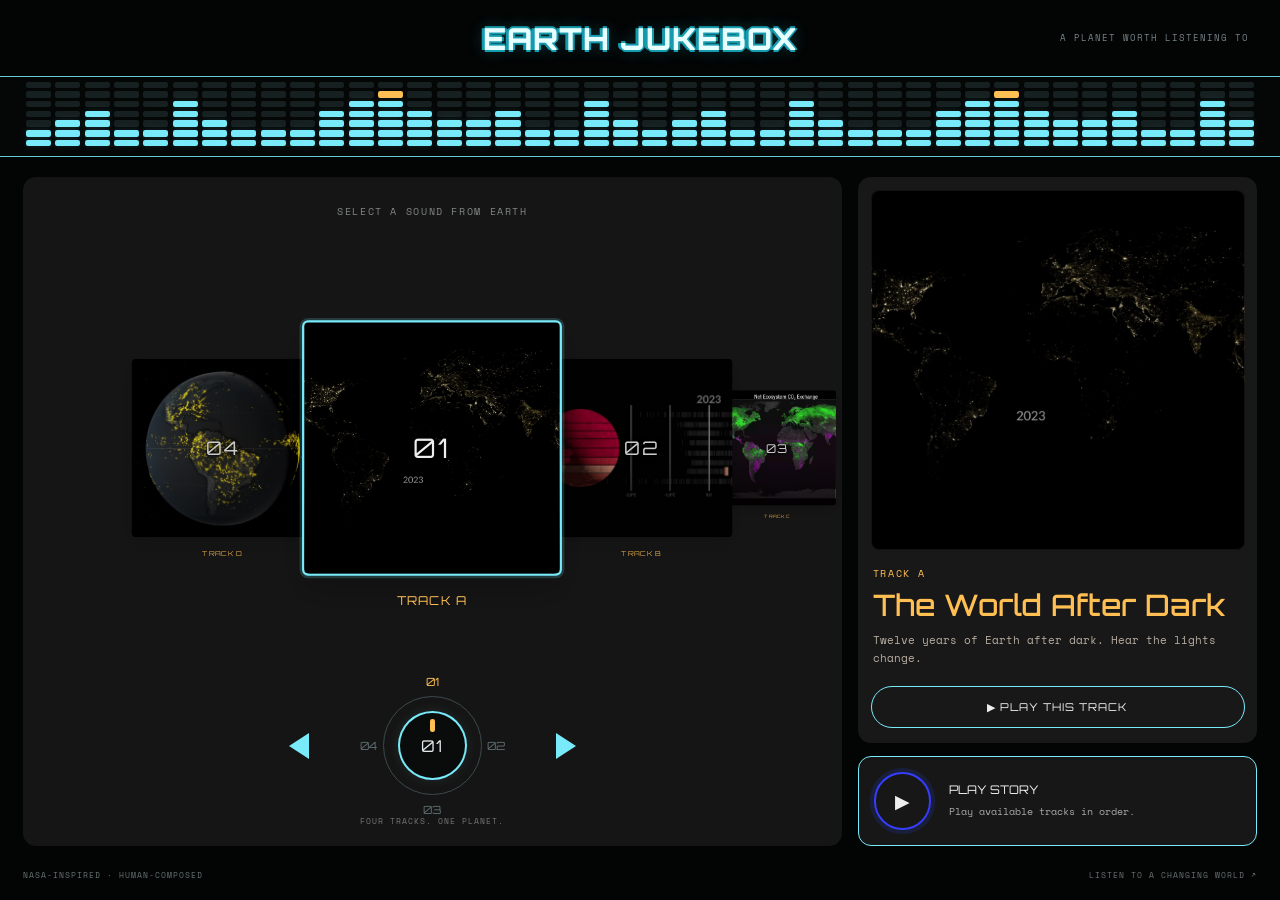
<file: index.html>
<!doctype html>
<html lang="en">
<head>
<meta charset="utf-8">
<title>Earth Jukebox</title>
<!-- Opening localhost:8000 goes straight to the jukebox -->
<meta http-equiv="refresh" content="0; url=homepageUI/">
<script>location.replace('homepageUI/' + location.hash);</script>
</head>
<body style="background:#030404">
<a href="homepageUI/" style="color:#78eafa">Open Earth Jukebox</a>
</body>
</html>
</file>
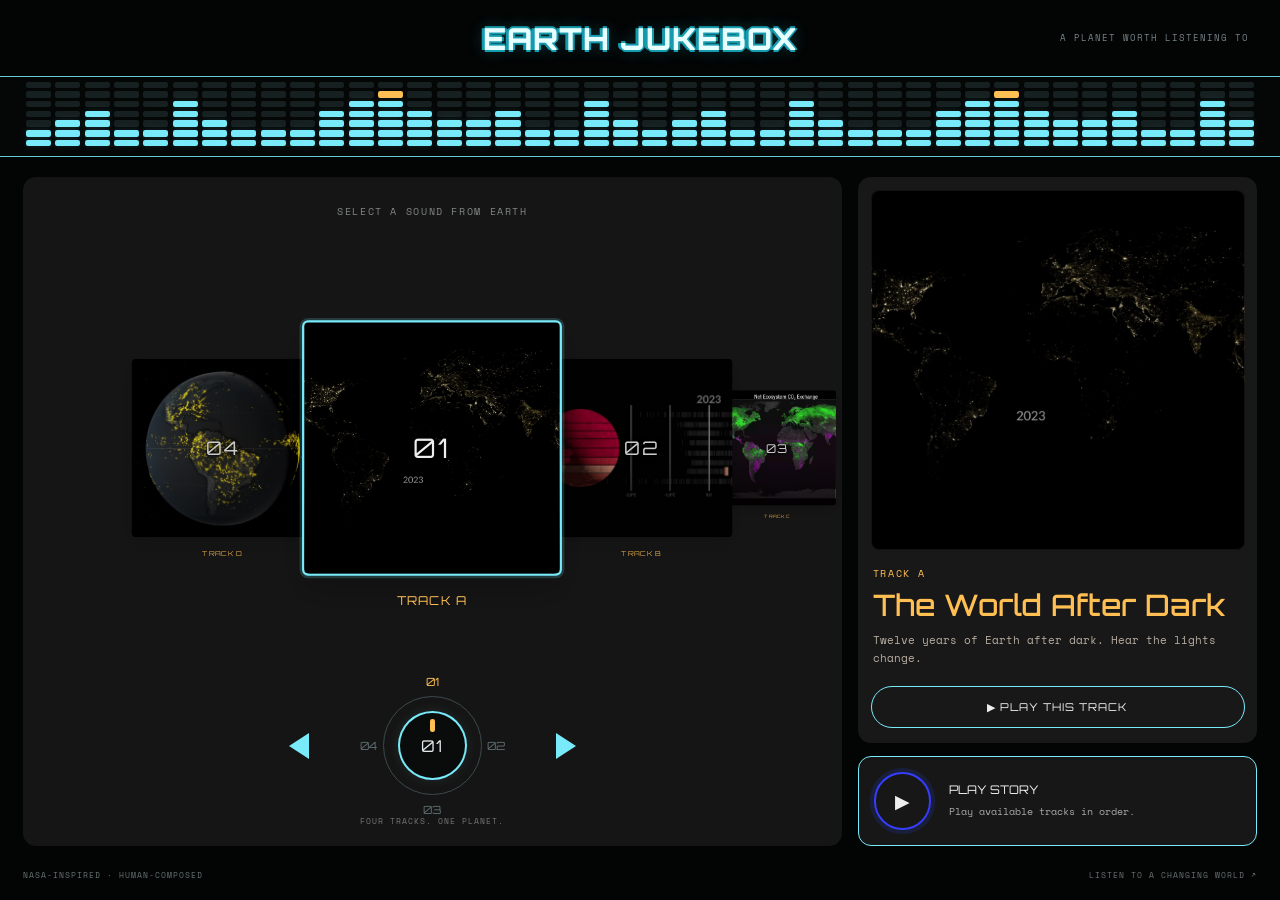
<file: homepageUI/index.html>
<!doctype html>
<html lang="en"><head><meta charset="utf-8"><meta name="viewport" content="width=device-width, initial-scale=1"><title>Earth Jukebox</title><link rel="stylesheet" href="styles.css"></head>
<body><main class="jukebox">
<header><a class="brand" href="#home">EARTH JUKEBOX</a><span class="header-note">A PLANET WORTH LISTENING TO</span></header>
<div class="equalizer" aria-hidden="true"></div>
<section id="home-view">
<div class="home-grid"><div class="carousel-panel"><span class="eyebrow">SELECT A SOUND FROM EARTH</span><div id="carousel" class="carousel"></div><div class="carousel-bottom"><button id="home-prev" class="arrow" aria-label="Previous track">‹</button><div class="dial-wrap"><div class="dial" id="dial"><span class="knob" id="knob"><span id="selected-count"></span></span></div><p class="tiny">FOUR TRACKS. ONE PLANET.</p></div><button id="home-next" class="arrow" aria-label="Next track">›</button></div></div>
<aside class="home-aside"><div class="selection-panel"><div id="cover" class="cover"></div><div class="selection-copy"><div class="eyebrow" id="selected-type"></div><h1 id="selected-title"></h1><p id="selected-description"></p></div><button id="home-play" class="outline-button">▶ &nbsp; PLAY THIS TRACK</button></div><button id="story-play" class="story-button"><span class="round-play">▶</span><span>PLAY STORY<small>Play available tracks in order.</small></span></button></aside></div>
<footer><span>NASA-INSPIRED · HUMAN-COMPOSED</span><span>LISTEN TO A CHANGING WORLD ↗</span></footer>
</section>
<section id="track-view" hidden><div class="track-heading"><a href="#home">‹ Home</a><h1 id="track-title"></h1><span id="track-number"></span></div><div class="track-grid"><nav id="track-nav" aria-label="Tracks"></nav><div class="visual-column"><div class="visual-stage"><img id="night-image" src="assets/nightlights/2012.jpg" alt="NASA rendered global night lights in 2012"><video id="track-video" muted playsinline preload="auto" hidden></video><canvas id="visual" aria-hidden="true"></canvas><div class="visual-top"><span id="visual-tag"></span><span class="signal"><i></i> EARTH SIGNAL</span></div><div class="visual-bottom"><span id="visual-caption"></span><span>01 — 04 / EARTH ARCHIVE</span></div></div><div class="caption-bar" id="caption-bar" hidden><span class="caption-tag" id="caption-tag" hidden>NARRATOR</span><p id="caption" aria-live="polite"></p></div><div class="player"><div class="transport"><button id="previous" aria-label="Previous track">⏮</button><button id="toggle" class="main-play" aria-label="Play">▶</button><button id="next" aria-label="Next track">⏭</button><span id="time">0:00 / 0:00</span><label class="volume">VOL <input id="volume" aria-label="Volume" type="range" min="0" max="1" step="0.01" value="0.8"></label></div><input id="seek" class="seek" aria-label="Playback position" type="range" min="0" max="100" value="0" step="0.1"><div class="player-footer"><span id="player-status" role="status"></span><span>IMAGE → NUMBER → NOTE</span></div></div><div class="story-strip" id="story-strip" hidden><span class="caption-tag">STORY MODE</span><span id="story-step"></span><div class="story-progress"><i id="story-fill"></i></div><span id="story-time">0:00</span><span class="story-hint">Press Home to leave the story</span></div></div><aside class="notes-column"><article><div class="note-head"><h2>WHAT YOU ARE HEARING</h2><button class="narrate" data-part="hearing" aria-label="Listen to the narrator explain what you are hearing">▶ LISTEN</button></div><p id="hearing"></p><div class="legend"><span><i></i> LOW</span><div></div><span>HIGH</span></div><small id="mapping"></small></article><article><div class="note-head"><h2>DESCRIBE THIS VISUAL</h2><button class="narrate" data-part="visual" aria-label="Listen to the narrator describe the visual">▶ LISTEN</button></div><p id="description"></p><a id="source" target="_blank" rel="noopener">VIEW NASA SOURCE ↗</a></article><div class="archive-note">EARTH JUKEBOX <span>VOL. 01</span></div></aside></div><footer><span>TURN OBSERVATIONS INTO SOMETHING YOU CAN FEEL.</span><span id="availability"></span></footer></section>
<audio id="audio" preload="metadata"></audio><audio id="narrator" preload="none"></audio><audio id="story-voice" preload="none"></audio><div id="notice" class="notice" role="status" hidden></div>
</main><script src="tracks.js"></script><script src="app.js"></script></body></html>
</file>
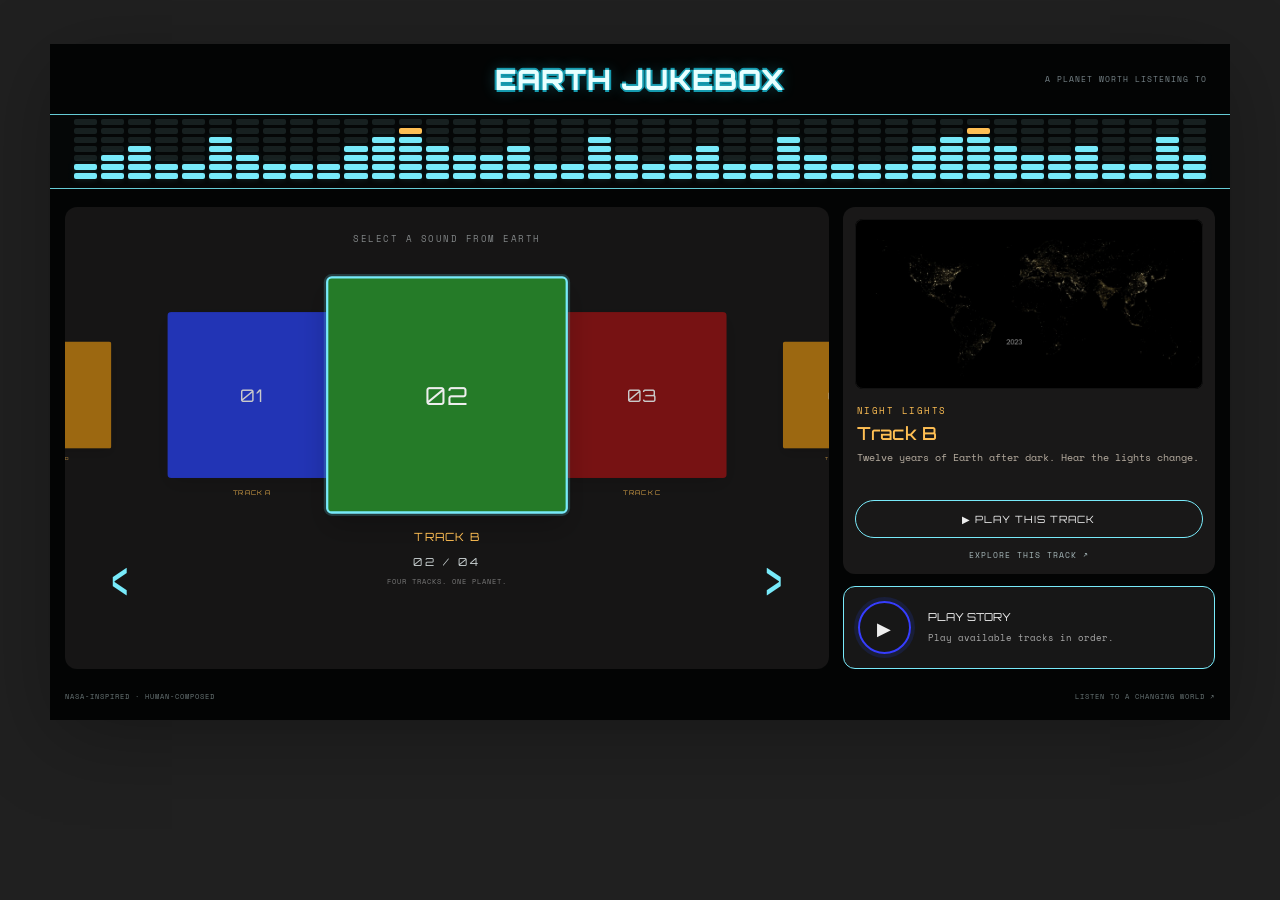
<file: UI/index.html>
<!doctype html>
<html lang="en"><head><meta charset="utf-8"><meta name="viewport" content="width=device-width, initial-scale=1"><title>Earth Jukebox</title><link rel="stylesheet" href="styles.css"></head>
<body><main class="jukebox">
<header><a class="brand" href="#home">EARTH JUKEBOX</a><span class="header-note">A PLANET WORTH LISTENING TO</span></header>
<div class="equalizer" aria-hidden="true"></div>
<section id="home-view">
<div class="home-grid"><div class="carousel-panel"><span class="eyebrow">SELECT A SOUND FROM EARTH</span><div id="carousel" class="carousel"></div><div class="carousel-bottom"><button id="home-prev" class="arrow" aria-label="Previous track">‹</button><div><span id="selected-count"></span><p class="tiny">FOUR TRACKS. ONE PLANET.</p></div><button id="home-next" class="arrow" aria-label="Next track">›</button></div></div>
<aside class="home-aside"><div class="selection-panel"><div id="cover" class="cover"></div><div class="selection-copy"><div class="eyebrow" id="selected-type"></div><h1 id="selected-title"></h1><p id="selected-description"></p></div><button id="home-play" class="outline-button">▶ &nbsp; PLAY THIS TRACK</button><button id="open-track" class="text-button">EXPLORE THIS TRACK ↗</button></div><button id="story-play" class="story-button"><span class="round-play">▶</span><span>PLAY STORY<small>Play available tracks in order.</small></span></button></aside></div>
<footer><span>NASA-INSPIRED · HUMAN-COMPOSED</span><span>LISTEN TO A CHANGING WORLD ↗</span></footer>
</section>
<section id="track-view" hidden><div class="track-heading"><a href="#home">‹ Home</a><h1 id="track-title"></h1><span id="track-number"></span></div><div class="track-grid"><nav id="track-nav" aria-label="Tracks"></nav><div class="visual-column"><div class="visual-stage"><img id="night-image" src="assets/nightlights/2012.jpg" alt="NASA rendered global night lights in 2012"><canvas id="visual" aria-hidden="true"></canvas><div class="visual-top"><span id="visual-tag"></span><span class="signal"><i></i> EARTH SIGNAL</span></div><div class="visual-bottom"><span id="visual-caption"></span><span>01 — 04 / EARTH ARCHIVE</span></div></div><div class="player"><div class="transport"><button id="previous" aria-label="Previous track">⏮</button><button id="toggle" class="main-play" aria-label="Play">▶</button><button id="next" aria-label="Next track">⏭</button><span id="time">0:00 / 0:00</span><label class="volume">VOL <input id="volume" aria-label="Volume" type="range" min="0" max="1" step="0.01" value="0.8"></label></div><input id="seek" class="seek" aria-label="Playback position" type="range" min="0" max="100" value="0" step="0.1"><div class="player-footer"><span id="player-status" role="status"></span><span>IMAGE → NUMBER → NOTE</span></div></div></div><aside class="notes-column"><article><h2>WHAT YOU ARE HEARING</h2><p id="hearing"></p><div class="legend"><span><i></i> LOW</span><div></div><span>HIGH</span></div><small id="mapping"></small></article><article><h2>DESCRIBE THIS VISUAL</h2><p id="description"></p><a id="source" target="_blank" rel="noopener">VIEW NASA SOURCE ↗</a></article><div class="archive-note">EARTH JUKEBOX <span>VOL. 01</span></div></aside></div><footer><span>TURN OBSERVATIONS INTO SOMETHING YOU CAN FEEL.</span><span id="availability"></span></footer></section>
<audio id="audio" preload="metadata"></audio><div id="notice" class="notice" role="status" hidden></div>
</main><script src="tracks.js"></script><script src="app.js"></script></body></html>
</file>
<file: homepageUI/styles.css>
@import url('https://fonts.googleapis.com/css2?family=Orbitron:wght@400;500;600;700;800&family=Space+Mono:wght@400;700&display=swap');
:root{color-scheme:dark;--cyan:#78eafa;--amber:#ffbf53;--muted:#929797;--line:#444;--panel:#161515}*{box-sizing:border-box}html{font-size:max(11px,min(1.1vw,1.625vh))}body{margin:0;background:#030404;color:#eee;font-family:'Space Mono',monospace;font-size:1rem;min-height:100vh}button,a,input{-webkit-tap-highlight-color:transparent}button{font:inherit;cursor:pointer;color:inherit}button:focus-visible,a:focus-visible,input:focus-visible{outline:0.1538rem solid var(--amber);outline-offset:0.3846rem}button{border:0;background:none}a{color:inherit;text-decoration:none}[hidden]{display:none!important}.jukebox{min-height:100vh;display:flex;flex-direction:column;background:#030404;padding:0 1.6rem}header{height:5.3846rem;display:flex;align-items:center;justify-content:center;position:relative}.brand{font-family:Orbitron,monospace;font-size:2.1538rem;letter-spacing:1px;font-weight:800;color:#e8ffff;text-shadow:0.1538rem 0 #159aae,-0.1538rem 0 #159aae,0 0.1538rem #159aae,0 -0.1538rem #159aae,0 0 1.1538rem #3fe3ff55}.header-note{position:absolute;right:0.6154rem;font-size:0.6154rem;color:#78858a;letter-spacing:1px;display:none}.equalizer{height:5.7692rem;border-top:1px solid #65cbd5;border-bottom:1px solid #65cbd5;display:flex;gap:0.3077rem;align-items:flex-end;padding:0.7692rem 1.8462rem 0.6923rem;margin:0 -1.6rem;background:#050707;overflow:hidden}.eq-column{flex:1;height:100%;display:flex;flex-direction:column-reverse;gap:0.2308rem}.eq-block{height:0.4615rem;border-radius:0.1538rem;background:#172020;flex-shrink:0}.eq-block.lit{background:var(--cyan);box-shadow:0 0 0.5385rem #78eafa26}.eq-block.hot{background:var(--amber)}.home-grid{display:grid;grid-template-columns:2.05fr 1fr;gap:1.0769rem;padding-top:1.3846rem}.carousel-panel{border-radius:0.9231rem;background:var(--panel);min-height:35rem;padding:1.9231rem 0.9231rem 0.9231rem;overflow:hidden}.eyebrow{font-size:0.6923rem;letter-spacing:0.1154rem;color:var(--amber)}.carousel-panel>.eyebrow{display:block;text-align:center;color:#818586}.carousel{position:relative;height:23.0769rem;display:flex;align-items:center;justify-content:center;perspective:76.9231rem}.track-card{position:absolute;width:29%;max-width:17.6923rem;aspect-ratio:1.02;border-radius:0.3846rem;background:var(--card);transform:translateX(var(--x)) scale(var(--scale));z-index:var(--z);transition:transform .55s cubic-bezier(.22,.8,.24,1),filter .55s,opacity .45s,border-color .35s,box-shadow .35s;filter:brightness(.85);box-shadow:0 0.6154rem 1.9231rem #0002;border:0.1538rem solid transparent}.track-card.has-cover{background:#000 var(--cover) var(--cover-pos)/cover no-repeat}.track-card.has-cover .number{text-shadow:0 0 0.6rem #000,0 0 0.2rem #000}.track-card.has-cover::before{content:'';position:absolute;inset:0;border-radius:inherit;background:linear-gradient(transparent 55%,#000a);pointer-events:none}.track-card.active{filter:brightness(1);border-color:var(--cyan);box-shadow:0 0 0 0.1538rem #5bc7d438,0 0.9231rem 1.9231rem #0003}.track-card .number{font-family:Orbitron,monospace;font-size:1.6923rem;letter-spacing:0.1538rem}.track-card .card-label{position:absolute;top:calc(100% + 1.2308rem);left:-1.1538rem;right:-1.1538rem;color:var(--amber);font-family:Orbitron,monospace;font-size:0.7692rem;white-space:nowrap;letter-spacing:1px}.track-card:not(.active) .card-label{font-size:0.6154rem}.carousel-bottom{display:flex;align-items:center;justify-content:center;gap:2.6rem;padding:0 1.5385rem 0.4rem}.arrow{font-size:0;width:3.6rem;height:3.6rem;padding:0;display:grid;place-items:center;flex-shrink:0}.arrow::before{content:'';border-top:0.95rem solid transparent;border-bottom:0.95rem solid transparent;border-right:1.45rem solid var(--cyan);transition:transform .2s,filter .2s}#home-next::before{border-right:0;border-left:1.45rem solid var(--cyan)}.arrow:hover::before{transform:scale(1.2);filter:drop-shadow(0 0 0.4rem #78eafa88)}.dial-wrap .tiny{margin:1.5rem 0 0}.dial{width:7rem;height:7rem;border-radius:50%;border:1.5px solid #3a4a4c;position:relative;display:grid;place-items:center;margin:1.4rem auto 0}.knob{width:4.6rem;height:4.6rem;border-radius:50%;background:#0a0c0c;box-shadow:0 0 0 2px var(--cyan),0 0 1rem #78eafa22;display:grid;place-items:center;position:relative;transition:transform .55s cubic-bezier(.3,1.4,.5,1)}.knob::before{content:'';position:absolute;top:0.4rem;left:calc(50% - 0.16rem);width:0.32rem;height:0.95rem;border-radius:0.16rem;background:var(--amber)}#selected-count{display:inline-block;letter-spacing:0.08rem;font-size:1.15rem;color:#e1e8e9;transition:transform .55s cubic-bezier(.3,1.4,.5,1)}.dial-mark{position:absolute;transform:translate(-50%,-50%);font:0.8rem Orbitron,monospace;letter-spacing:0;color:#5d6d70;padding:0.15rem;transition:color .3s}.dial-mark:hover{color:var(--cyan)}.dial-mark.on{color:var(--amber)}.carousel-bottom>div{text-align:center;color:#c8d0d1;font-family:Orbitron,monospace;letter-spacing:0.2308rem;font-size:0.8462rem}.tiny{font-family:'Space Mono',monospace;font-size:0.5385rem;color:#777;letter-spacing:1px}.home-aside{display:flex;flex-direction:column;gap:0.9231rem}.selection-panel{padding:0.9231rem;border-radius:0.9231rem;background:#191818;flex:1}.cover{height:13.0769rem;border-radius:0.6154rem;position:relative;background:#5b5758;overflow:hidden;display:grid;place-items:center}.cover img,.cover video{width:100%;height:100%;object-fit:cover}.cover .cover-icon{font:6.1538rem Orbitron;color:#ffffff50}.cover::after{content:'';position:absolute;inset:0;border:1px solid #ffffff12;border-radius:0.6154rem}.selection-copy{padding:1.1538rem 0.1538rem 0.9231rem}.selection-copy h1{font-family:Orbitron;font-size:2.1rem;line-height:1.2;margin:0.45rem 0 0.6rem;color:var(--amber);font-weight:500}.selection-copy p{font-size:0.7692rem;line-height:1.7;color:#b7ada0;margin:0.3846rem 0;min-height:2.6154rem}.outline-button{border:1px solid var(--cyan);border-radius:2.3077rem;width:100%;padding:0.9231rem 0.3846rem;font:0.7692rem Orbitron;letter-spacing:1px}.outline-button:hover{background:#78eafa15}.text-button{display:block;margin:0.7692rem auto 0;color:#a7b8ba;font-size:0.6154rem;letter-spacing:1px}.story-button{border:1px solid var(--cyan);border-radius:0.9231rem;background:#171717;display:flex;align-items:center;gap:1.3077rem;padding:1.0769rem;text-align:left;font:0.8462rem Orbitron}.story-button small{display:block;font:0.6923rem 'Space Mono';line-height:1.6;margin-top:0.5385rem;color:#aaa}.round-play{width:4.0769rem;height:4.0769rem;border-radius:50%;border:0.1538rem solid #363dff;box-shadow:0 0 0 0.3077rem #2546ff25;display:grid;place-items:center;font-size:1.3846rem;flex-shrink:0}footer{display:flex;justify-content:space-between;gap:0.9231rem;font-size:0.5385rem;letter-spacing:1px;color:#687475;padding:1.6923rem 0 1.3846rem}.track-heading{display:grid;grid-template-columns:13.8462rem 1fr auto;align-items:end;gap:0.9231rem;padding:1.1538rem 0 0.9231rem}.track-heading>a{color:#92999a;font:0.9231rem Orbitron}.track-heading h1{font:1.3846rem Orbitron;letter-spacing:1px;margin:0}.track-heading>span{color:#92999a;font:0.9231rem Orbitron}.track-grid{display:grid;grid-template-columns:13.8462rem minmax(0,1fr) 20rem;gap:0.9231rem}#track-nav{display:flex;flex-direction:column;gap:0.7692rem}.nav-track{display:flex;gap:0.9231rem;align-items:center;text-align:left;border:1px solid #686868;border-radius:0.7692rem;min-height:6.4615rem;padding:0.9231rem;transition:background .2s}.nav-track.active{border-color:var(--cyan);background:#0d1c20}.nav-number{font:1.6923rem Orbitron;color:#adb4b6}.nav-track strong{font-size:0.8462rem;line-height:1.6;display:block}.nav-track small{font-size:0.6154rem;display:block;color:#8d999b;margin-top:0.3846rem}.visual-column{min-width:0;display:flex;flex-direction:column;gap:0.7692rem}.visual-stage{position:relative;min-height:25.3846rem;flex:1;background:#000;border-radius:0.7692rem;overflow:hidden}.visual-stage img,.visual-stage video{position:absolute;width:100%;height:100%;object-fit:contain;opacity:.9}.visual-stage canvas{position:absolute;width:100%;height:100%;inset:0}.visual-top,.visual-bottom{position:absolute;left:1.2308rem;right:1.2308rem;display:flex;justify-content:space-between;gap:0.7692rem;font-size:0.5385rem;letter-spacing:1px;z-index:1}.visual-top{top:1.2308rem;color:#c8dfe2}.visual-bottom{bottom:1.1538rem;color:#86999d}.signal{white-space:nowrap}.signal i{display:inline-block;width:0.3846rem;height:0.3846rem;background:var(--cyan);border-radius:50%;margin-right:0.3846rem}.player{border:1px solid #545454;border-radius:0.7692rem;background:#080909;padding:1.2308rem}.transport{display:flex;align-items:center;gap:1.3077rem}.transport>button{font-size:1.3077rem;color:#bcc9cd;padding:0.2308rem}.transport .main-play{border:1px solid var(--cyan);border-radius:50%;width:2.7692rem;height:2.7692rem;color:var(--cyan);font-size:1.0769rem}.transport #time{font-size:0.6923rem;color:#b9bfc0;white-space:nowrap}.volume{display:flex;gap:0.6154rem;align-items:center;margin-left:auto;font-size:0.5385rem;color:#9badae}.volume input{width:5rem;accent-color:var(--cyan)}.seek{width:100%;accent-color:var(--cyan);height:0.3077rem;margin:1.5385rem 0 0.9231rem;cursor:pointer}.player-footer{display:flex;justify-content:space-between;gap:0.7692rem;color:#697b80;font-size:0.5385rem;line-height:1.6}.player-footer>span:first-child{color:#a1bfc2}.notes-column{display:flex;flex-direction:column;gap:0.7692rem}.notes-column article{border:1px solid #606060;border-radius:0.7692rem;padding:1.0769rem;flex:1}.notes-column h2{font:0.7692rem Orbitron;line-height:1.6;margin:0 0 1.0769rem;color:#e1e2e2}.note-head{display:flex;justify-content:space-between;align-items:center;gap:0.6rem;margin-bottom:1.0769rem}.note-head h2{margin:0}.narrate{border:1px solid var(--cyan);border-radius:2rem;padding:0.32rem 0.75rem;font:0.62rem Orbitron,monospace;letter-spacing:0.08rem;color:var(--cyan);white-space:nowrap;flex-shrink:0;transition:background .2s,color .2s}.narrate:hover{background:#78eafa18}.narrate.speaking{background:var(--cyan);color:#061214;animation:narrate-pulse 1.6s ease-in-out infinite}@keyframes narrate-pulse{50%{box-shadow:0 0 0 0.35rem #78eafa22}}.notes-column p{font-size:0.7692rem;line-height:1.85;color:#a8afb0;margin:0 0 1.0769rem}.notes-column small{font-size:0.6154rem;color:#a4a5a1;line-height:1.8;display:block}.notes-column a{font-size:0.6154rem;color:var(--cyan)}.legend{display:flex;align-items:center;gap:0.5385rem;font-size:0.5385rem;color:#a3b8bc;margin:1.3846rem 0}.legend>div{height:0.2308rem;background:linear-gradient(90deg,#283dd5,#78eafa,#ffbf53);flex:1}.archive-note{border:1px solid #545454;border-radius:0.6154rem;padding:1.1538rem 0.9231rem;font:0.6154rem Orbitron;color:#819598;display:flex;justify-content:space-between}.notice{position:fixed;bottom:1.9231rem;left:50%;transform:translateX(-50%);border:1px solid var(--cyan);background:#132326;padding:1.0769rem 1.6923rem;border-radius:0.7692rem;z-index:10;max-width:90vw;font-size:0.8462rem}.playing .signal i{box-shadow:0 0 0.9231rem var(--cyan)}#home-view,#track-view{flex:1;display:flex;flex-direction:column}.home-grid,.track-grid{flex:1}.carousel-panel{display:flex;flex-direction:column}.carousel{flex:1;min-height:23rem}.selection-panel{display:flex;flex-direction:column}.cover{flex:1;min-height:13rem;max-height:40vh}.caption-bar{display:flex;align-items:center;gap:1rem;min-height:3.8rem;padding:0.7rem 1.2rem;border:1px solid #3c4546;border-radius:0.7692rem;background:#080909}.caption-bar.speaking{border-color:var(--amber)}.story-strip{display:flex;align-items:center;gap:1rem;border:1px solid #545454;border-radius:0.7692rem;background:#080909;padding:1rem 1.2rem;font-size:0.75rem;color:#b9bfc0}.story-progress{flex:1;height:0.3rem;border-radius:1rem;background:#1d2627;overflow:hidden}.story-progress i{display:block;height:100%;width:0;background:var(--amber)}.story-hint{color:#697b80;font-size:0.62rem;letter-spacing:0.05rem}.story-mode .player{display:none}.story-mode .narrate{display:none}.story-mode #track-nav{pointer-events:none;opacity:.45}.story-mode .track-heading>a{color:var(--amber)}@media(min-width:951px){.visual-stage{min-height:14rem}.jukebox{height:100vh}#home-view,#track-view{min-height:0}.track-grid{min-height:0;grid-template-rows:minmax(0,1fr)}.notes-column,.visual-column,#track-nav{min-height:0}.notes-column article{overflow:auto;min-height:0;scrollbar-width:thin}.nav-track{min-height:0;flex:1}}@media(min-width:1100px){.header-note{display:block}}@media(max-width:950px){.track-grid{grid-template-columns:10.7692rem minmax(0,1fr)}.notes-column{grid-column:1/-1;display:grid;grid-template-columns:1fr 1fr}.archive-note{display:none}.track-heading{grid-template-columns:10.7692rem 1fr auto}.home-grid{grid-template-columns:1.6fr 1fr}.cover{height:11.1538rem}.transport{gap:0.7692rem}}@media(max-width:620px){body{padding:1.0769rem 0.7692rem}.jukebox{padding:0 0.7692rem}.brand{font-size:1.6154rem}header{height:4.6154rem}.equalizer{margin:0 -0.7692rem;height:4.6154rem;padding:0.6154rem 0.9231rem;gap:0.2308rem}.eq-block{height:0.3077rem}.home-grid{grid-template-columns:1fr}.carousel-panel{min-height:25rem;padding-top:1.3846rem}.carousel{height:17.3077rem}.home-aside{display:grid;grid-template-columns:1fr}.cover{height:10.7692rem}.track-heading{grid-template-columns:5.3846rem 1fr auto;gap:0.6154rem}.track-heading h1{font-size:1.0769rem}.track-heading>span{font-size:0.7692rem}.track-heading>a{font-size:0.7692rem}.track-grid{grid-template-columns:1fr}#track-nav{display:grid;grid-template-columns:repeat(4,1fr);gap:0.3846rem}.nav-track{min-height:4.7692rem;gap:0.3846rem;padding:0.5385rem;flex-direction:column;align-items:start}.nav-number{font-size:1rem}.nav-track strong{font-size:0.6923rem}.nav-track small{display:none}.visual-stage{min-height:21.5385rem}.caption-tag{font:0.62rem Orbitron,monospace;letter-spacing:0.12rem;color:var(--amber);border:1px solid var(--amber);border-radius:2rem;padding:0.25rem 0.6rem;white-space:nowrap}#caption{margin:0;font-size:1rem;line-height:1.5;color:#6f7f82}#caption .said{color:#f2f6f6}#caption.idle{font-size:0.85rem;color:#8d999b}.notes-column{grid-template-columns:1fr}.transport{gap:1rem}.volume input{width:3.4615rem}.player-footer>span:last-child{display:none}footer{font-size:0.4615rem;line-height:1.7}.carousel-bottom{padding:0 0.7692rem}.track-card .number{font-size:1.4615rem}}
</file>
<file: UI/styles.css>
@import url('https://fonts.googleapis.com/css2?family=Orbitron:wght@400;500;600;700;800&family=Space+Mono:wght@400;700&display=swap');
:root{color-scheme:dark;--cyan:#78eafa;--amber:#ffbf53;--muted:#929797;--line:#444;--panel:#161515}*{box-sizing:border-box}body{margin:0;background:#202020;color:#eee;font-family:'Space Mono',monospace;font-size:13px;min-height:100vh;padding:44px 24px}button,a,input{-webkit-tap-highlight-color:transparent}button{font:inherit;cursor:pointer;color:inherit}button:focus-visible,a:focus-visible,input:focus-visible{outline:2px solid var(--amber);outline-offset:5px}button{border:0;background:none}a{color:inherit;text-decoration:none}[hidden]{display:none!important}.jukebox{max-width:1180px;margin:auto;background:#030404;padding:0 15px;box-shadow:0 18px 80px #0004}header{height:70px;display:flex;align-items:center;justify-content:center;position:relative}.brand{font-family:Orbitron,monospace;font-size:28px;letter-spacing:1px;font-weight:800;color:#e8ffff;text-shadow:2px 0 #159aae,-2px 0 #159aae,0 2px #159aae,0 -2px #159aae,0 0 15px #3fe3ff55}.header-note{position:absolute;right:8px;font-size:8px;color:#78858a;letter-spacing:1px;display:none}.equalizer{height:75px;border-top:1px solid #65cbd5;border-bottom:1px solid #65cbd5;display:flex;gap:4px;align-items:flex-end;padding:10px 24px 9px;margin:0 -15px;background:#050707;overflow:hidden}.eq-column{flex:1;height:100%;display:flex;flex-direction:column-reverse;gap:3px}.eq-block{height:6px;border-radius:2px;background:#172020;flex-shrink:0}.eq-block.lit{background:var(--cyan);box-shadow:0 0 7px #78eafa26}.eq-block.hot{background:var(--amber)}.home-grid{display:grid;grid-template-columns:2.05fr 1fr;gap:14px;padding-top:18px}.carousel-panel{border-radius:12px;background:var(--panel);min-height:455px;padding:25px 12px 12px;overflow:hidden}.eyebrow{font-size:9px;letter-spacing:1.5px;color:var(--amber)}.carousel-panel>.eyebrow{display:block;text-align:center;color:#818586}.carousel{position:relative;height:300px;display:flex;align-items:center;justify-content:center;perspective:1000px}.track-card{position:absolute;width:29%;max-width:230px;aspect-ratio:1.02;border-radius:5px;background:var(--card);transform:translateX(var(--x)) scale(var(--scale));z-index:var(--z);transition:transform .35s,filter .35s;filter:brightness(.85);box-shadow:0 8px 25px #0002;border:2px solid transparent}.track-card.active{filter:brightness(1);border-color:var(--cyan);box-shadow:0 0 0 2px #5bc7d438,0 12px 25px #0003}.track-card .number{font-family:Orbitron,monospace;font-size:22px;letter-spacing:2px}.track-card .card-label{position:absolute;top:calc(100% + 16px);left:-15px;right:-15px;color:var(--amber);font-family:Orbitron,monospace;font-size:10px;white-space:nowrap;letter-spacing:1px}.track-card:not(.active) .card-label{font-size:8px}.carousel-bottom{display:flex;align-items:center;justify-content:space-between;padding:0 20px}.arrow{font-size:58px;color:var(--cyan);line-height:1;padding:0 5px}.carousel-bottom>div{text-align:center;color:#c8d0d1;font-family:Orbitron,monospace;letter-spacing:3px;font-size:11px}.tiny{font-family:'Space Mono',monospace;font-size:7px;color:#777;letter-spacing:1px}.home-aside{display:flex;flex-direction:column;gap:12px}.selection-panel{padding:12px;border-radius:12px;background:#191818;flex:1}.cover{height:170px;border-radius:8px;position:relative;background:#5b5758;overflow:hidden;display:grid;place-items:center}.cover img{width:100%;height:100%;object-fit:cover}.cover .cover-icon{font:80px Orbitron;color:#ffffff50}.cover::after{content:'';position:absolute;inset:0;border:1px solid #ffffff12;border-radius:8px}.selection-copy{padding:15px 2px 12px}.selection-copy h1{font-family:Orbitron;font-size:18px;margin:5px 0;color:var(--amber);font-weight:500}.selection-copy p{font-size:10px;line-height:1.7;color:#b7ada0;margin:5px 0;min-height:34px}.outline-button{border:1px solid var(--cyan);border-radius:30px;width:100%;padding:12px 5px;font:10px Orbitron;letter-spacing:1px}.outline-button:hover{background:#78eafa15}.text-button{display:block;margin:10px auto 0;color:#a7b8ba;font-size:8px;letter-spacing:1px}.story-button{border:1px solid var(--cyan);border-radius:12px;background:#171717;display:flex;align-items:center;gap:17px;padding:14px;text-align:left;font:11px Orbitron}.story-button small{display:block;font:9px 'Space Mono';line-height:1.6;margin-top:7px;color:#aaa}.round-play{width:53px;height:53px;border-radius:50%;border:2px solid #363dff;box-shadow:0 0 0 4px #2546ff25;display:grid;place-items:center;font-size:18px;flex-shrink:0}footer{display:flex;justify-content:space-between;gap:12px;font-size:7px;letter-spacing:1px;color:#687475;padding:22px 0 18px}.track-heading{display:grid;grid-template-columns:180px 1fr auto;align-items:end;gap:12px;padding:15px 0 12px}.track-heading>a{color:#92999a;font:12px Orbitron}.track-heading h1{font:18px Orbitron;letter-spacing:1px;margin:0}.track-heading>span{color:#92999a;font:12px Orbitron}.track-grid{display:grid;grid-template-columns:180px minmax(0,1fr) 260px;gap:12px}#track-nav{display:flex;flex-direction:column;gap:10px}.nav-track{display:flex;gap:12px;align-items:center;text-align:left;border:1px solid #686868;border-radius:10px;min-height:84px;padding:12px;transition:background .2s}.nav-track.active{border-color:var(--cyan);background:#0d1c20}.nav-number{font:22px Orbitron;color:#adb4b6}.nav-track strong{font-size:11px;line-height:1.6;display:block}.nav-track small{font-size:8px;display:block;color:#8d999b;margin-top:5px}.visual-column{min-width:0;display:flex;flex-direction:column;gap:10px}.visual-stage{position:relative;min-height:330px;flex:1;background:#151414;border-radius:10px;overflow:hidden}.visual-stage img{position:absolute;width:100%;height:100%;object-fit:contain;opacity:.9}.visual-stage canvas{position:absolute;width:100%;height:100%;inset:0}.visual-top,.visual-bottom{position:absolute;left:16px;right:16px;display:flex;justify-content:space-between;gap:10px;font-size:7px;letter-spacing:1px;z-index:1}.visual-top{top:16px;color:#c8dfe2}.visual-bottom{bottom:15px;color:#86999d}.signal{white-space:nowrap}.signal i{display:inline-block;width:5px;height:5px;background:var(--cyan);border-radius:50%;margin-right:5px}.player{border:1px solid #545454;border-radius:10px;background:#080909;padding:16px}.transport{display:flex;align-items:center;gap:17px}.transport>button{font-size:17px;color:#bcc9cd;padding:3px}.transport .main-play{border:1px solid var(--cyan);border-radius:50%;width:36px;height:36px;color:var(--cyan);font-size:14px}.transport #time{font-size:9px;color:#b9bfc0;white-space:nowrap}.volume{display:flex;gap:8px;align-items:center;margin-left:auto;font-size:7px;color:#9badae}.volume input{width:65px;accent-color:var(--cyan)}.seek{width:100%;accent-color:var(--cyan);height:4px;margin:20px 0 12px;cursor:pointer}.player-footer{display:flex;justify-content:space-between;gap:10px;color:#697b80;font-size:7px;line-height:1.6}.player-footer>span:first-child{color:#a1bfc2}.notes-column{display:flex;flex-direction:column;gap:10px}.notes-column article{border:1px solid #606060;border-radius:10px;padding:14px;flex:1}.notes-column h2{font:10px Orbitron;line-height:1.6;margin:0 0 14px;color:#e1e2e2}.notes-column p{font-size:10px;line-height:1.85;color:#a8afb0;margin:0 0 14px}.notes-column small{font-size:8px;color:#a4a5a1;line-height:1.8;display:block}.notes-column a{font-size:8px;color:var(--cyan)}.legend{display:flex;align-items:center;gap:7px;font-size:7px;color:#a3b8bc;margin:18px 0}.legend>div{height:3px;background:linear-gradient(90deg,#283dd5,#78eafa,#ffbf53);flex:1}.archive-note{border:1px solid #545454;border-radius:8px;padding:15px 12px;font:8px Orbitron;color:#819598;display:flex;justify-content:space-between}.notice{position:fixed;bottom:25px;left:50%;transform:translateX(-50%);border:1px solid var(--cyan);background:#132326;padding:14px 22px;border-radius:10px;z-index:10;max-width:90vw;font-size:11px}.playing .signal i{box-shadow:0 0 12px var(--cyan)}@media(min-width:1100px){.header-note{display:block}}@media(max-width:950px){.track-grid{grid-template-columns:140px minmax(0,1fr)}.notes-column{grid-column:1/-1;display:grid;grid-template-columns:1fr 1fr}.archive-note{display:none}.track-heading{grid-template-columns:140px 1fr auto}.home-grid{grid-template-columns:1.6fr 1fr}.cover{height:145px}.transport{gap:10px}}@media(max-width:620px){body{padding:14px 10px}.jukebox{padding:0 10px}.brand{font-size:21px}header{height:60px}.equalizer{margin:0 -10px;height:60px;padding:8px 12px;gap:3px}.eq-block{height:4px}.home-grid{grid-template-columns:1fr}.carousel-panel{min-height:325px;padding-top:18px}.carousel{height:225px}.home-aside{display:grid;grid-template-columns:1fr}.cover{height:140px}.track-heading{grid-template-columns:70px 1fr auto;gap:8px}.track-heading h1{font-size:14px}.track-heading>span{font-size:10px}.track-heading>a{font-size:10px}.track-grid{grid-template-columns:1fr}#track-nav{display:grid;grid-template-columns:repeat(4,1fr);gap:5px}.nav-track{min-height:62px;gap:5px;padding:7px;flex-direction:column;align-items:start}.nav-number{font-size:13px}.nav-track strong{font-size:9px}.nav-track small{display:none}.visual-stage{min-height:280px}.notes-column{grid-template-columns:1fr}.transport{gap:13px}.volume input{width:45px}.player-footer>span:last-child{display:none}footer{font-size:6px;line-height:1.7}.carousel-bottom{padding:0 10px}.track-card .number{font-size:19px}}
</file>
